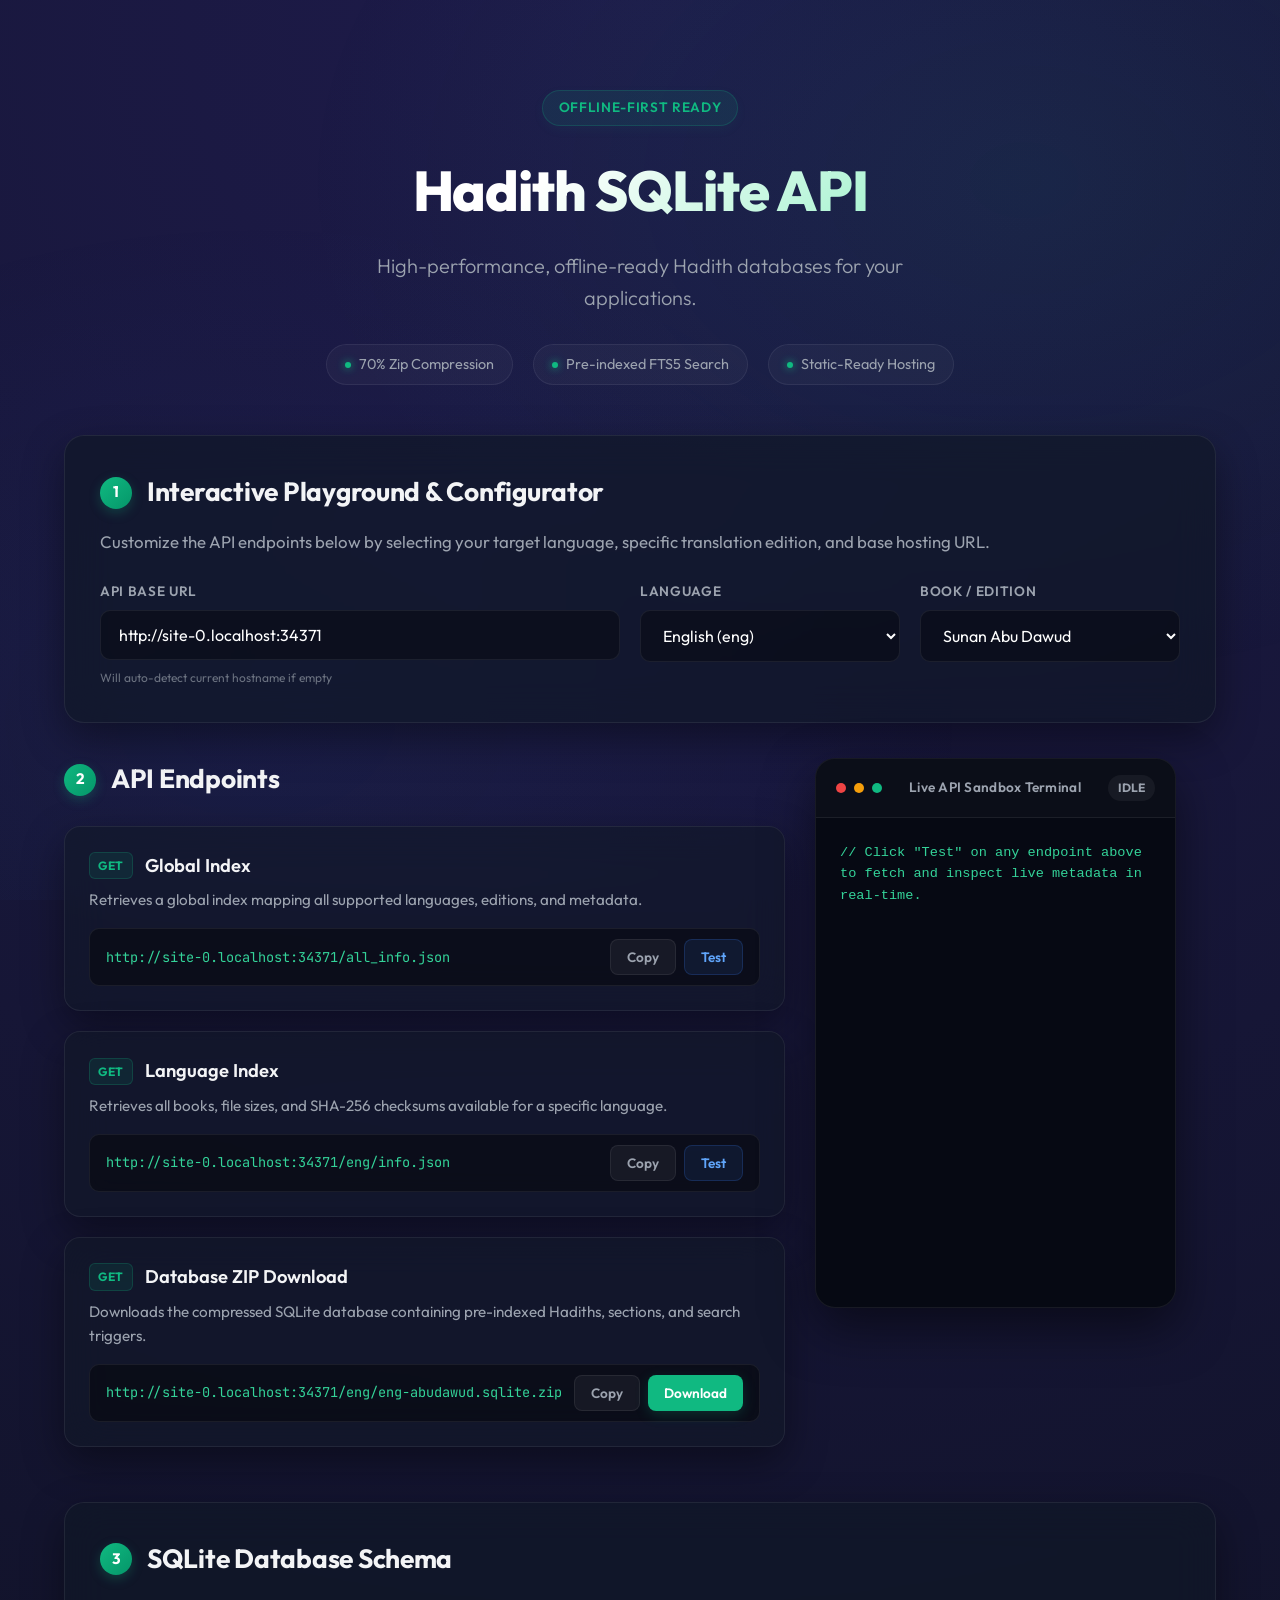
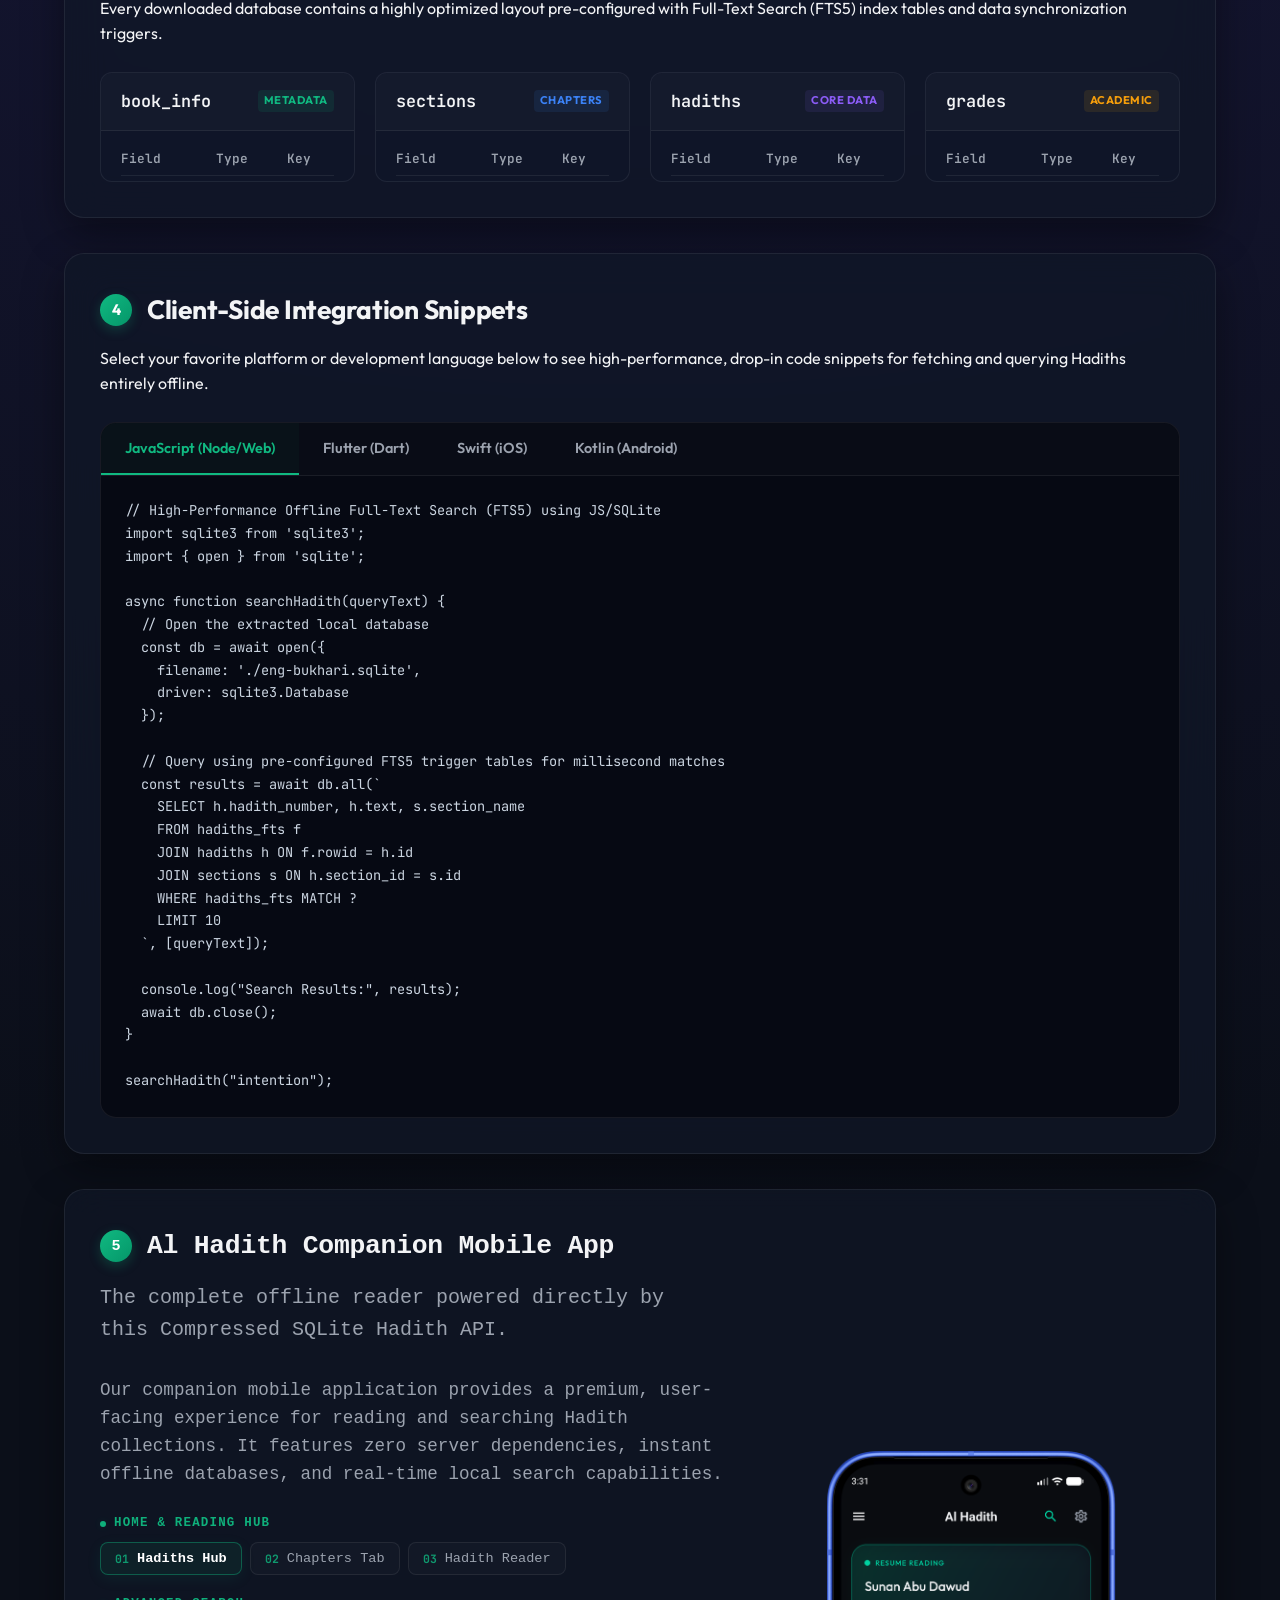
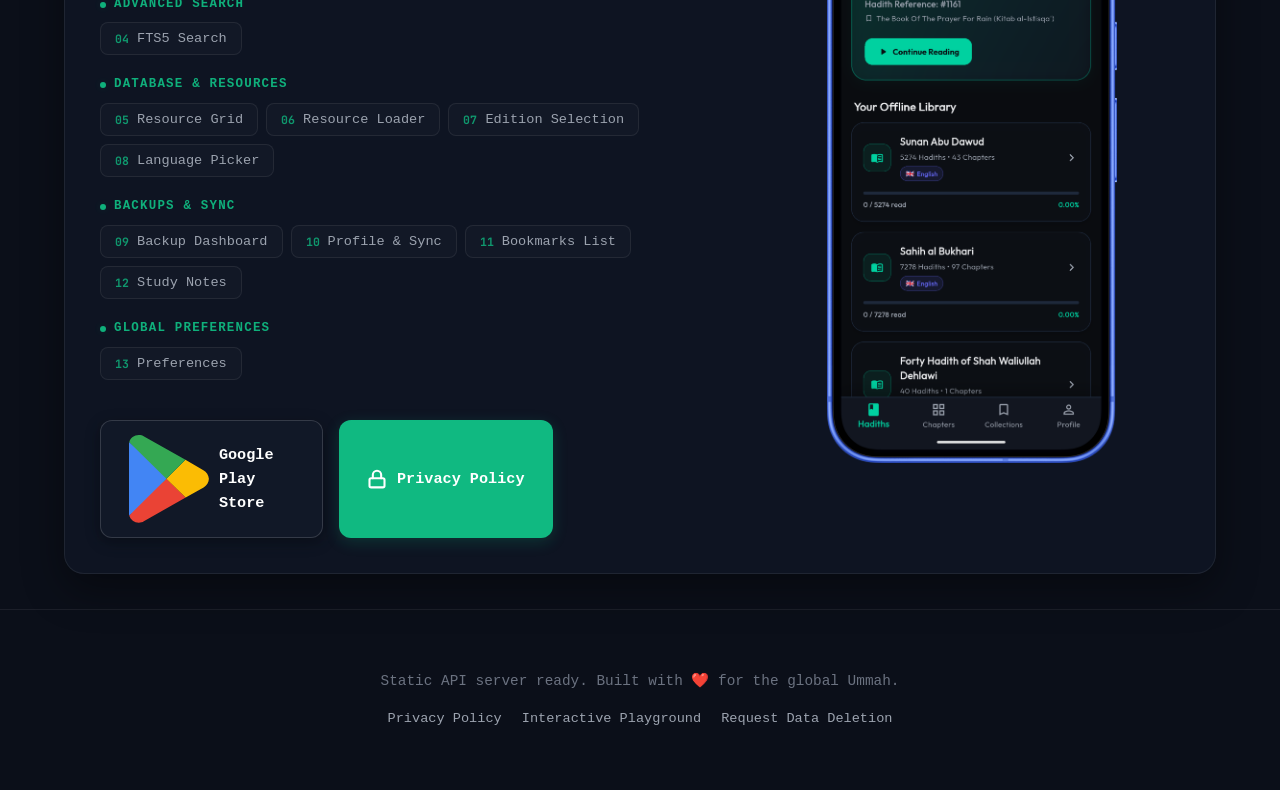
<file: index.html>
<!DOCTYPE html>
<html lang="en">

<head>
    <meta charset="UTF-8">
    <meta name="viewport" content="width=device-width, initial-scale=1.0">
    <title>Hadith SQLite API - Interactive Documentation</title>
    <meta name="description"
        content="High-performance, offline-ready, statically-hosted Hadith API with compressed SQLite and FTS5 databases.">
    <link rel="preconnect" href="https://fonts.googleapis.com">
    <link rel="preconnect" href="https://fonts.gstatic.com" crossorigin>
    <link
        href="https://fonts.googleapis.com/css2?family=Outfit:wght@300;400;500;600;700&family=JetBrains+Mono:wght@400;500&display=swap"
        rel="stylesheet">
    <link rel="stylesheet" href="style.css">
</head>

<body class="dark-theme">
    <div class="glass-bg"></div>

    <header>
        <div class="container header-container">
            <div class="badge">Offline-First Ready</div>
            <h1>Hadith SQLite API</h1>
            <p class="subtitle">High-performance, offline-ready Hadith databases for your applications.</p>

            <div class="features-grid">
                <div class="feature-tag">
                    <span class="dot"></span> 70% Zip Compression
                </div>
                <div class="feature-tag">
                    <span class="dot"></span> Pre-indexed FTS5 Search
                </div>
                <div class="feature-tag">
                    <span class="dot"></span> Static-Ready Hosting
                </div>
            </div>
        </div>
    </header>

    <main class="container">
        <!-- 1. Interactive Configurator -->
        <section class="card config-section" id="configurator">
            <div class="card-header">
                <div class="step-num">1</div>
                <h2>Interactive Playground & Configurator</h2>
            </div>
            <p>Customize the API endpoints below by selecting your target language, specific translation edition, and
                base hosting URL.</p>

            <div class="grid-3-col">
                <div class="form-group">
                    <label for="baseUrl">API Base URL</label>
                    <input type="text" id="baseUrl" placeholder="https://username.github.io/repo" autocomplete="off">
                    <span class="input-hint">Will auto-detect current hostname if empty</span>
                </div>
                <div class="form-group">
                    <label for="langSelect">Language</label>
                    <select id="langSelect">
                        <option value="eng">English (eng)</option>
                    </select>
                </div>
                <div class="form-group">
                    <label for="bookSelect">Book / Edition</label>
                    <select id="bookSelect">
                        <option value="eng-bukhari">Sahih al Bukhari</option>
                    </select>
                </div>
            </div>
        </section>

        <!-- 2. Endpoints & Explorer -->
        <section class="endpoints-explorer">
            <div class="endpoints-left">
                <div class="section-title-wrap">
                    <div class="step-num">2</div>
                    <h2>API Endpoints</h2>
                </div>

                <!-- Endpoint 1 -->
                <div class="card endpoint-card">
                    <div class="endpoint-header">
                        <span class="method get">GET</span>
                        <h3>Global Index</h3>
                    </div>
                    <p class="endpoint-desc">Retrieves a global index mapping all supported languages, editions, and
                        metadata.</p>
                    <div class="url-bar">
                        <code id="allInfoLink">Loading...</code>
                        <div class="btn-group">
                            <button class="copy-btn icon-btn" onclick="copyText('allInfoLink')"
                                title="Copy URL">Copy</button>
                            <button class="action-btn test-btn" onclick="testEndpoint('allInfoLink')">Test</button>
                        </div>
                    </div>
                </div>

                <!-- Endpoint 2 -->
                <div class="card endpoint-card">
                    <div class="endpoint-header">
                        <span class="method get">GET</span>
                        <h3>Language Index</h3>
                    </div>
                    <p class="endpoint-desc">Retrieves all books, file sizes, and SHA-256 checksums available for a
                        specific language.</p>
                    <div class="url-bar">
                        <code id="langInfoLink">Loading...</code>
                        <div class="btn-group">
                            <button class="copy-btn icon-btn" onclick="copyText('langInfoLink')"
                                title="Copy URL">Copy</button>
                            <button class="action-btn test-btn" onclick="testEndpoint('langInfoLink')">Test</button>
                        </div>
                    </div>
                </div>

                <!-- Endpoint 3 -->
                <div class="card endpoint-card">
                    <div class="endpoint-header">
                        <span class="method get">GET</span>
                        <h3>Database ZIP Download</h3>
                    </div>
                    <p class="endpoint-desc">Downloads the compressed SQLite database containing pre-indexed Hadiths,
                        sections, and search triggers.</p>
                    <div class="url-bar">
                        <code id="downloadLink">Loading...</code>
                        <div class="btn-group">
                            <button class="copy-btn icon-btn" onclick="copyText('downloadLink')"
                                title="Copy URL">Copy</button>
                            <button class="action-btn download-btn" onclick="downloadDatabase()">Download</button>
                        </div>
                    </div>
                </div>
            </div>

            <!-- Live Explorer Terminal -->
            <div class="explorer-right">
                <div class="console-card">
                    <div class="console-header">
                        <div class="console-dots">
                            <span class="dot-red"></span>
                            <span class="dot-yellow"></span>
                            <span class="dot-green"></span>
                        </div>
                        <span class="console-title">Live API Sandbox Terminal</span>
                        <span class="console-status" id="consoleStatus">Idle</span>
                    </div>
                    <div class="console-body">
                        <div class="console-meta" id="consoleMeta" style="display: none;">
                            <span class="meta-item">Status: <strong class="text-green" id="metaStatus">200
                                    OK</strong></span>
                            <span class="meta-item">Time: <span id="metaTime">12ms</span></span>
                            <span class="meta-item">Size: <span id="metaSize">24.5 KB</span></span>
                        </div>
                        <pre
                            id="consolePre"><code class="language-json" id="consoleCode">// Click "Test" on any endpoint above to fetch and inspect live metadata in real-time.</code></pre>
                    </div>
                </div>
            </div>
        </section>

        <!-- 3. Database Schema Visualizer -->
        <section class="card schema-section">
            <div class="card-header">
                <div class="step-num">3</div>
                <h2>SQLite Database Schema</h2>
            </div>
            <p>Every downloaded database contains a highly optimized layout pre-configured with Full-Text Search (FTS5)
                index tables and data synchronization triggers.</p>

            <div class="schema-grid">
                <!-- Table 1: book_info -->
                <div class="schema-table-card" onclick="toggleSchemaTable('schemaBookInfo')">
                    <div class="schema-table-header">
                        <h4>book_info</h4>
                        <span class="badge-mini text-green">Metadata</span>
                    </div>
                    <div class="schema-table-body" id="schemaBookInfo">
                        <div class="column-row header-row">
                            <span>Field</span>
                            <span>Type</span>
                            <span>Key</span>
                        </div>
                        <div class="column-row">
                            <span class="col-name">id</span>
                            <span class="col-type">INTEGER</span>
                            <span class="col-key">PK</span>
                        </div>
                        <div class="column-row">
                            <span class="col-name">book_name</span>
                            <span class="col-type">TEXT</span>
                            <span class="col-key">-</span>
                        </div>
                        <div class="column-row">
                            <span class="col-name">hadith_count</span>
                            <span class="col-type">INTEGER</span>
                            <span class="col-key">-</span>
                        </div>
                    </div>
                </div>

                <!-- Table 2: sections -->
                <div class="schema-table-card" onclick="toggleSchemaTable('schemaSections')">
                    <div class="schema-table-header">
                        <h4>sections</h4>
                        <span class="badge-mini text-blue">Chapters</span>
                    </div>
                    <div class="schema-table-body" id="schemaSections">
                        <div class="column-row header-row">
                            <span>Field</span>
                            <span>Type</span>
                            <span>Key</span>
                        </div>
                        <div class="column-row">
                            <span class="col-name">id</span>
                            <span class="col-type">INTEGER</span>
                            <span class="col-key">PK</span>
                        </div>
                        <div class="column-row">
                            <span class="col-name">section_name</span>
                            <span class="col-type">TEXT</span>
                            <span class="col-key">-</span>
                        </div>
                        <div class="column-row">
                            <span class="col-name">start_hadith_number</span>
                            <span class="col-type">INTEGER</span>
                            <span class="col-key">-</span>
                        </div>
                        <div class="column-row">
                            <span class="col-name">end_hadith_number</span>
                            <span class="col-type">INTEGER</span>
                            <span class="col-key">-</span>
                        </div>
                        <div class="column-row">
                            <span class="col-name">hadith_count</span>
                            <span class="col-type">INTEGER</span>
                            <span class="col-key">-</span>
                        </div>
                    </div>
                </div>

                <!-- Table 3: hadiths -->
                <div class="schema-table-card" onclick="toggleSchemaTable('schemaHadiths')">
                    <div class="schema-table-header">
                        <h4>hadiths</h4>
                        <span class="badge-mini text-purple">Core Data</span>
                    </div>
                    <div class="schema-table-body" id="schemaHadiths">
                        <div class="column-row header-row">
                            <span>Field</span>
                            <span>Type</span>
                            <span>Key</span>
                        </div>
                        <div class="column-row">
                            <span class="col-name">id</span>
                            <span class="col-type">INTEGER</span>
                            <span class="col-key">PK</span>
                        </div>
                        <div class="column-row">
                            <span class="col-name">hadith_number</span>
                            <span class="col-type">INTEGER</span>
                            <span class="col-key">-</span>
                        </div>
                        <div class="column-row">
                            <span class="col-name">text</span>
                            <span class="col-type">TEXT</span>
                            <span class="col-key">Indexed</span>
                        </div>
                        <div class="column-row">
                            <span class="col-name">section_id</span>
                            <span class="col-type">INTEGER</span>
                            <span class="col-key">FK</span>
                        </div>
                        <div class="column-row">
                            <span class="col-name">book_id</span>
                            <span class="col-type">INTEGER</span>
                            <span class="col-key">FK</span>
                        </div>
                    </div>
                </div>

                <!-- Table 4: grades -->
                <div class="schema-table-card" onclick="toggleSchemaTable('schemaGrades')">
                    <div class="schema-table-header">
                        <h4>grades</h4>
                        <span class="badge-mini text-yellow">Academic</span>
                    </div>
                    <div class="schema-table-body" id="schemaGrades">
                        <div class="column-row header-row">
                            <span>Field</span>
                            <span>Type</span>
                            <span>Key</span>
                        </div>
                        <div class="column-row">
                            <span class="col-name">id</span>
                            <span class="col-type">INTEGER</span>
                            <span class="col-key">PK</span>
                        </div>
                        <div class="column-row">
                            <span class="col-name">hadith_id</span>
                            <span class="col-type">INTEGER</span>
                            <span class="col-key">FK</span>
                        </div>
                        <div class="column-row">
                            <span class="col-name">scholar_name</span>
                            <span class="col-type">TEXT</span>
                            <span class="col-key">-</span>
                        </div>
                        <div class="column-row">
                            <span class="col-name">grade</span>
                            <span class="col-type">TEXT</span>
                            <span class="col-key">-</span>
                        </div>
                    </div>
                </div>
            </div>
        </section>

        <!-- 4. Multi-Tab Integration Snippets -->
        <section class="card integration-section">
            <div class="card-header">
                <div class="step-num">4</div>
                <h2>Client-Side Integration Snippets</h2>
            </div>
            <p>Select your favorite platform or development language below to see high-performance, drop-in code
                snippets for fetching and querying Hadiths entirely offline.</p>

            <div class="tab-container">
                <div class="tab-buttons">
                    <button class="tab-btn active" onclick="switchTab('js-tab')">JavaScript (Node/Web)</button>
                    <button class="tab-btn" onclick="switchTab('flutter-tab')">Flutter (Dart)</button>
                    <button class="tab-btn" onclick="switchTab('swift-tab')">Swift (iOS)</button>
                    <button class="tab-btn" onclick="switchTab('kotlin-tab')">Kotlin (Android)</button>
                </div>

                <div class="tab-content active" id="js-tab">
                    <pre><code class="language-js">// High-Performance Offline Full-Text Search (FTS5) using JS/SQLite
import sqlite3 from 'sqlite3';
import { open } from 'sqlite';

async function searchHadith(queryText) {
  // Open the extracted local database
  const db = await open({
    filename: './eng-bukhari.sqlite',
    driver: sqlite3.Database
  });

  // Query using pre-configured FTS5 trigger tables for millisecond matches
  const results = await db.all(`
    SELECT h.hadith_number, h.text, s.section_name 
    FROM hadiths_fts f
    JOIN hadiths h ON f.rowid = h.id
    JOIN sections s ON h.section_id = s.id
    WHERE hadiths_fts MATCH ? 
    LIMIT 10
  `, [queryText]);

  console.log("Search Results:", results);
  await db.close();
}

searchHadith("intention");</code></pre>
                </div>

                <div class="tab-content" id="flutter-tab">
                    <pre><code class="language-dart">// High-Performance SQLite FTS5 Query in Flutter (sqflite)
import 'package:sqflite/sqflite.dart';
import 'package:path/path.dart';

Future<List<Map<String, dynamic>>> searchHadithOffline(String queryText) async {
  final dbPath = await getDatabasesPath();
  final path = join(dbPath, "eng-bukhari.sqlite");
  final Database db = await openDatabase(path, readOnly: true);

  // Perform highly optimized FTS5 query
  final List<Map<String, dynamic>> results = await db.rawQuery('''
    SELECT h.hadith_number, h.text, s.section_name
    FROM hadiths_fts f
    JOIN hadiths h ON f.rowid = h.id
    JOIN sections s ON h.section_id = s.id
    WHERE hadiths_fts MATCH ?
    LIMIT 20
  ''', [queryText]);

  return results;
}</code></pre>
                </div>

                <div class="tab-content" id="swift-tab">
                    <pre><code class="language-swift">// High-Performance SQLite FTS5 Query in iOS (Swift with SQLite.swift)
import SQLite
import Foundation

func searchHadiths(matching query: String) throws -> [[String: Any]] {
    let path = NSSearchPathForDirectoriesInDomains(.documentDirectory, .userDomainMask, true).first!
    let db = try Connection("\(path)/eng-bukhari.sqlite", readonly: true)
    
    let sqlQuery = """
        SELECT h.hadith_number, h.text, s.section_name
        FROM hadiths_fts f
        JOIN hadiths h ON f.rowid = h.id
        JOIN sections s ON h.section_id = s.id
        WHERE hadiths_fts MATCH ?
        LIMIT 20
    """
    
    var results: [[String: Any]] = []
    for row in try db.prepare(sqlQuery, [query]) {
        results.append([
            "hadith_number": row[0] as! Int64,
            "text": row[1] as! String,
            "section_name": row[2] as! String
        ])
    }
    return results;
}</code></pre>
                </div>

                <div class="tab-content" id="kotlin-tab">
                    <pre><code class="language-kotlin">// SQLite FTS5 Search on Android (Kotlin/Room or SQLiteDatabase API)
import android.database.sqlite.SQLiteDatabase

fun searchHadithOffline(dbPath: String, searchQuery: String): List<HadithResult> {
    val db = SQLiteDatabase.openDatabase(dbPath, null, SQLiteDatabase.OPEN_READONLY)
    val results = mutableListOf<HadithResult>()
    
    val cursor = db.rawQuery(
        """
        SELECT h.hadith_number, h.text, s.section_name
        FROM hadiths_fts f
        JOIN hadiths h ON f.rowid = h.id
        JOIN sections s ON h.section_id = s.id
        WHERE hadiths_fts MATCH ?
        LIMIT 20
        """.trimIndent(),
        arrayOf(searchQuery)
    )
    
    while (cursor.moveToNext()) {
        results.add(HadithResult(
            hadithNumber = cursor.getInt(0),
            text = cursor.getString(1),
            sectionName = cursor.getString(2)
        ))
    }
    cursor.close()
                </div>
            </div>
        </section>

        <!-- 5. Al Hadith Companion Mobile App Showcase -->
        <section class="card app-showcase-section" id="mobile-app">
            <div class="card-header">
                <div class="step-num">5</div>
                <h2>Al Hadith Companion Mobile App</h2>
            </div>
            <p class="subtitle">The complete offline reader powered directly by this Compressed SQLite Hadith API.</p>
            
            <div class="app-showcase-grid">
                <!-- Left Column: Feature Selectors and Details -->
                <div class="app-showcase-left">
                    <p class="desc">
                        Our companion mobile application provides a premium, user-facing experience for reading and searching Hadith collections. It features zero server dependencies, instant offline databases, and real-time local search capabilities.
                    </p>
                    
                    <div class="app-feature-groups">
                        <!-- Group 1: Home & Reading -->
                        <div class="feature-group">
                            <div class="group-title">
                                <span class="group-dot"></span>
                                <span>Home &amp; Reading Hub</span>
                            </div>
                            <div class="group-buttons">
                                <button class="app-feature-item active" onclick="switchAppScreenshot('hadiths-hub', 'app_screenshots/image_home_page_hadith_tab.png')">
                                    <span class="btn-num">01</span> Hadiths Hub
                                </button>
                                <button class="app-feature-item" onclick="switchAppScreenshot('chapters', 'app_screenshots/image_home_page_chapters_tab.png')">
                                    <span class="btn-num">02</span> Chapters Tab
                                </button>
                                <button class="app-feature-item" onclick="switchAppScreenshot('reader', 'app_screenshots/image_hadith_list_view.png')">
                                    <span class="btn-num">03</span> Hadith Reader
                                </button>
                            </div>
                        </div>

                        <!-- Group 2: Advanced Search -->
                        <div class="feature-group">
                            <div class="group-title">
                                <span class="group-dot"></span>
                                <span>Advanced Search</span>
                            </div>
                            <div class="group-buttons">
                                <button class="app-feature-item" onclick="switchAppScreenshot('fts-search', 'app_screenshots/image_search.png')">
                                    <span class="btn-num">04</span> FTS5 Search
                                </button>
                            </div>
                        </div>

                        <!-- Group 3: Resource & Databases -->
                        <div class="feature-group">
                            <div class="group-title">
                                <span class="group-dot"></span>
                                <span>Database &amp; Resources</span>
                            </div>
                            <div class="group-buttons">
                                <button class="app-feature-item" onclick="switchAppScreenshot('resources', 'app_screenshots/image_resources_manager.png')">
                                    <span class="btn-num">05</span> Resource Grid
                                </button>
                                <button class="app-feature-item" onclick="switchAppScreenshot('loader', 'app_screenshots/image_downloading_resources.png')">
                                    <span class="btn-num">06</span> Resource Loader
                                </button>
                                <button class="app-feature-item" onclick="switchAppScreenshot('editions', 'app_screenshots/image_hadith_resources_reslection.png')">
                                    <span class="btn-num">07</span> Edition Selection
                                </button>
                                <button class="app-feature-item" onclick="switchAppScreenshot('language', 'app_screenshots/image_language_selection.png')">
                                    <span class="btn-num">08</span> Language Picker
                                </button>
                            </div>
                        </div>

                        <!-- Group 4: Backups & Profile -->
                        <div class="feature-group">
                            <div class="group-title">
                                <span class="group-dot"></span>
                                <span>Backups &amp; Sync</span>
                            </div>
                            <div class="group-buttons">
                                <button class="app-feature-item" onclick="switchAppScreenshot('dashboard', 'app_screenshots/image_home_page_profile_logged_out_tab.png')">
                                    <span class="btn-num">09</span> Backup Dashboard
                                </button>
                                <button class="app-feature-item" onclick="switchAppScreenshot('profile', 'app_screenshots/image_home_page_profile_logged_in_tab.png')">
                                    <span class="btn-num">10</span> Profile &amp; Sync
                                </button>
                                <button class="app-feature-item" onclick="switchAppScreenshot('bookmarks', 'app_screenshots/image_home_page_collection_bookmark_tab.png')">
                                    <span class="btn-num">11</span> Bookmarks List
                                </button>
                                <button class="app-feature-item" onclick="switchAppScreenshot('notes', 'app_screenshots/image_home_page_collection_notes_tab.png')">
                                    <span class="btn-num">12</span> Study Notes
                                </button>
                            </div>
                        </div>

                        <!-- Group 5: Settings -->
                        <div class="feature-group">
                            <div class="group-title">
                                <span class="group-dot"></span>
                                <span>Global Preferences</span>
                            </div>
                            <div class="group-buttons">
                                <button class="app-feature-item" onclick="switchAppScreenshot('settings', 'app_screenshots/image_settings.png')">
                                    <span class="btn-num">13</span> Preferences
                                </button>
                            </div>
                        </div>
                    </div>

                    <!-- Call To Action & Privacy Link -->
                    <div class="app-action-buttons">
                        <a href="https://play.google.com/store/apps/details?id=com.ismail.al_hadith" target="_blank" class="app-btn playstore">
                            <svg xmlns="http://www.w3.org/2000/svg" shape-rendering="geometricPrecision" text-rendering="geometricPrecision" image-rendering="optimizeQuality" fill-rule="evenodd" clip-rule="evenodd"
viewBox="0 0 466 511.98">
 <g id="Layer_x0020_1">
  <path fill="#EA4335" fill-rule="nonzero" d="M199.9 237.8l-198.5 232.37c7.22,24.57 30.16,41.81 55.8,41.81 11.16,0 20.93,-2.79 29.3,-8.37l0 0 244.16 -139.46 -130.76 -126.35z"/>
  <path fill="#FBBC04" fill-rule="nonzero" d="M433.91 205.1l0 0 -104.65 -60 -111.61 110.22 113.01 108.83 104.64 -58.6c18.14,-9.77 30.7,-29.3 30.7,-50.23 -1.4,-20.93 -13.95,-40.46 -32.09,-50.22z"/>
  <path fill="#34A853" fill-rule="nonzero" d="M199.42 273.45l129.85 -128.35 -241.37 -136.73c-8.37,-5.58 -19.54,-8.37 -30.7,-8.37 -26.5,0 -50.22,18.14 -55.8,41.86 0,0 0,0 0,0l198.02 231.59z"/>
  <path fill="#4285F4" fill-rule="nonzero" d="M1.39 41.86c-1.39,4.18 -1.39,9.77 -1.39,15.34l0 397.64c0,5.57 0,9.76 1.4,15.34l216.27 -214.86 -216.28 -213.46z"/>
 </g>
</svg>

                            Google Play Store
                        </a>
                        <a href="privacy.html" class="app-btn privacy">
                            <svg width="20" height="20" viewBox="0 0 24 24" fill="none" stroke="currentColor" stroke-width="2.5" stroke-linecap="round" stroke-linejoin="round">
                                <rect x="3" y="11" width="18" height="11" rx="2" ry="2"></rect>
                                <path d="M7 11V7a5 5 0 0 1 10 0v4"></path>
                            </svg>
                            Privacy Policy
                        </a>
                    </div>
                </div>

                <!-- Right Column: Premium Clean Screenshot Display -->
                <div class="app-showcase-right">
                    <div class="screenshot-frame-container">
                        <div class="screenshot-frame">
                            <img src="app_screenshots/image_home_page_hadith_tab.png" id="active-phone-img" alt="Al Hadith App Screenshot">
                        </div>
                    </div>
                </div>
            </div>
        </section>
    </main>

    <footer>
        <div class="container">
            <p>Static API server ready. Built with ❤️ for the global Ummah.</p>
            <div class="footer-nav">
                <a href="privacy.html">Privacy Policy</a>
                <a href="#configurator">Interactive Playground</a>
                <a href="privacy.html#data-deletion">Request Data Deletion</a>
            </div>
        </div>
    </footer>

    <script src="script.js"></script>
</body>
</html>
</file>
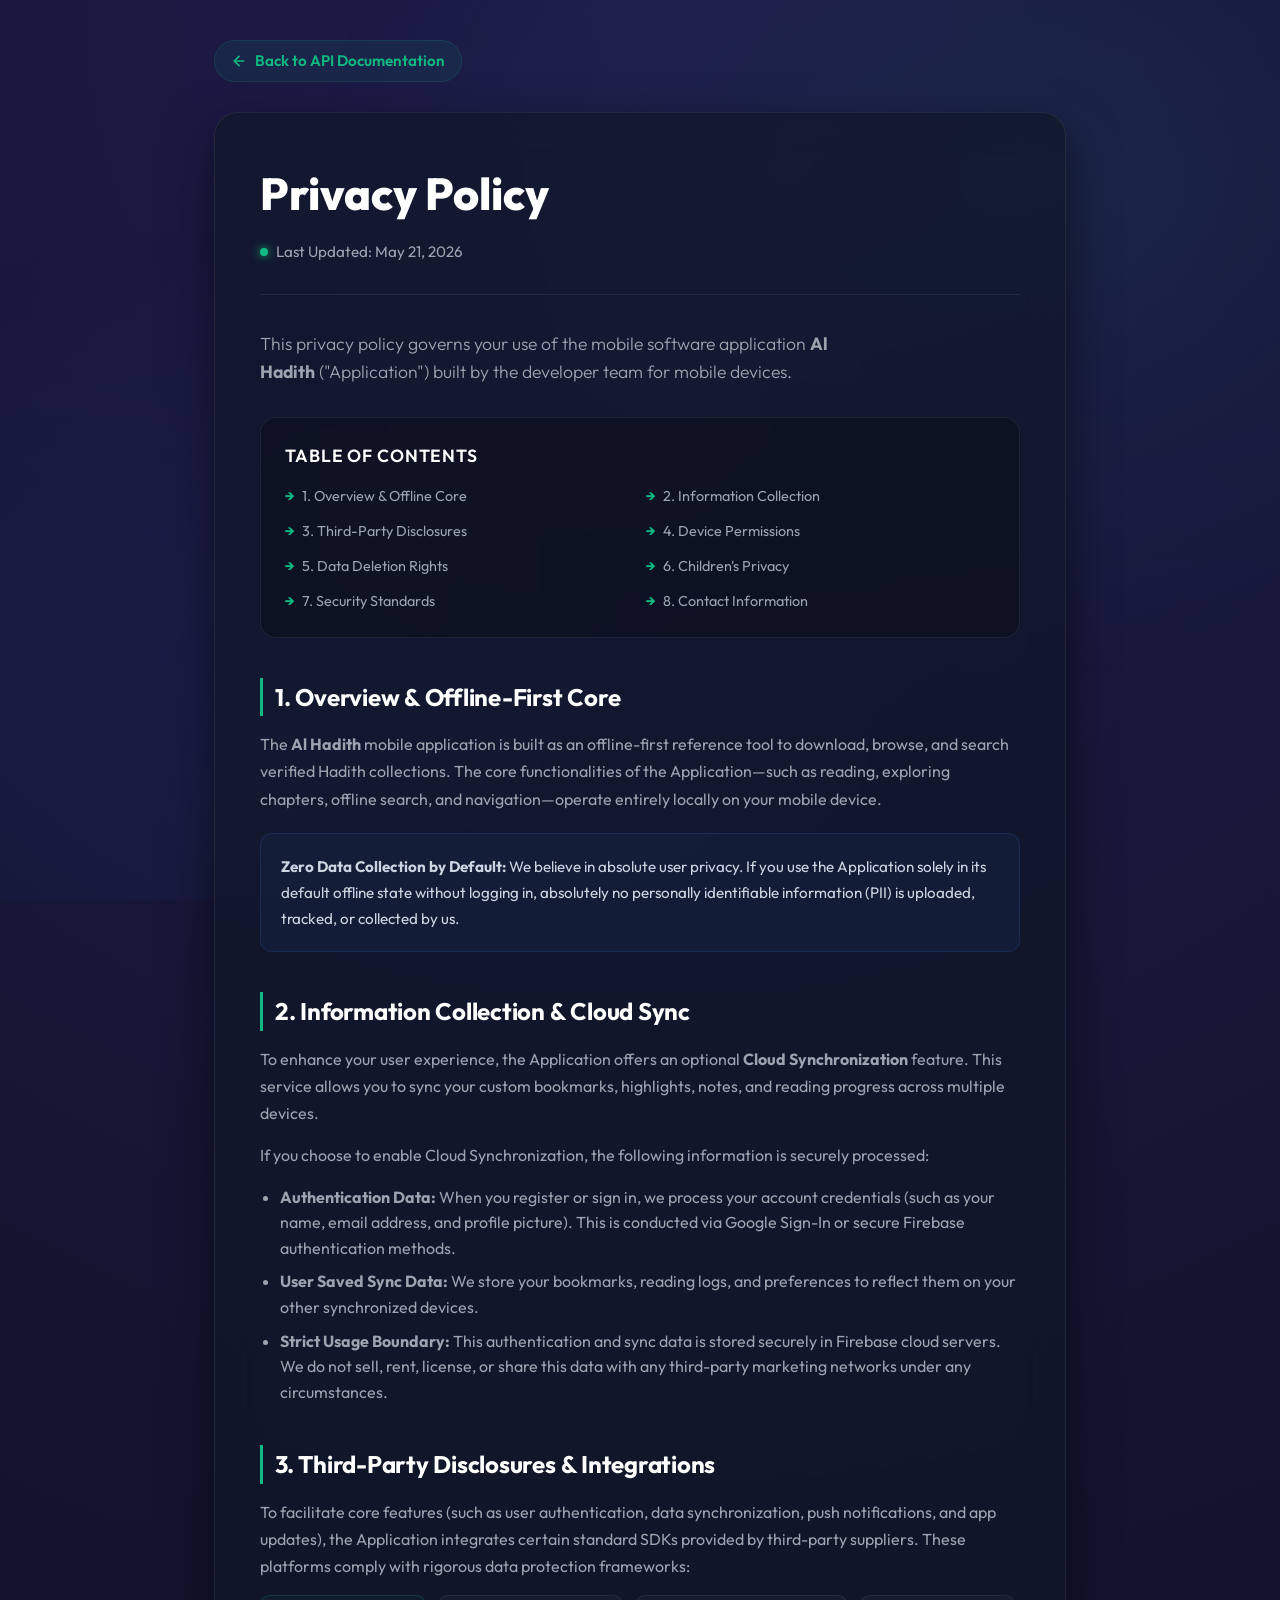
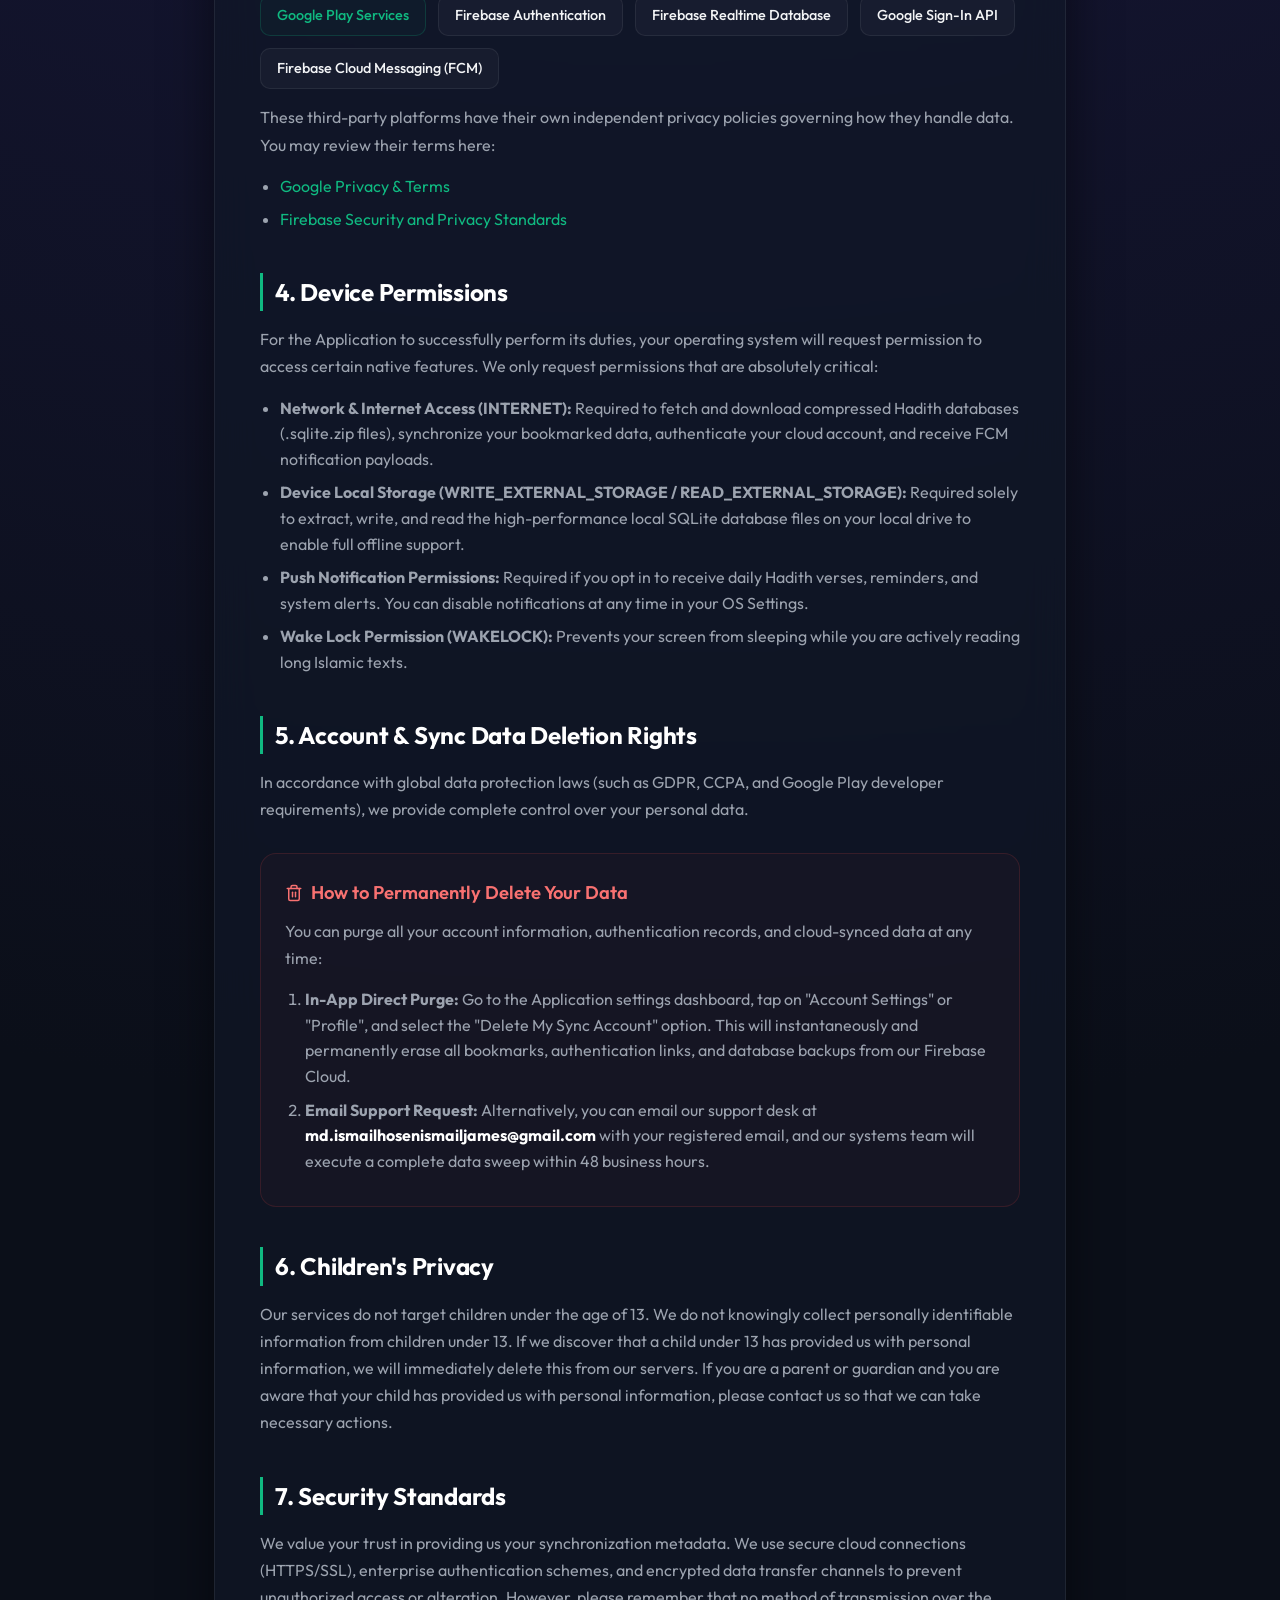
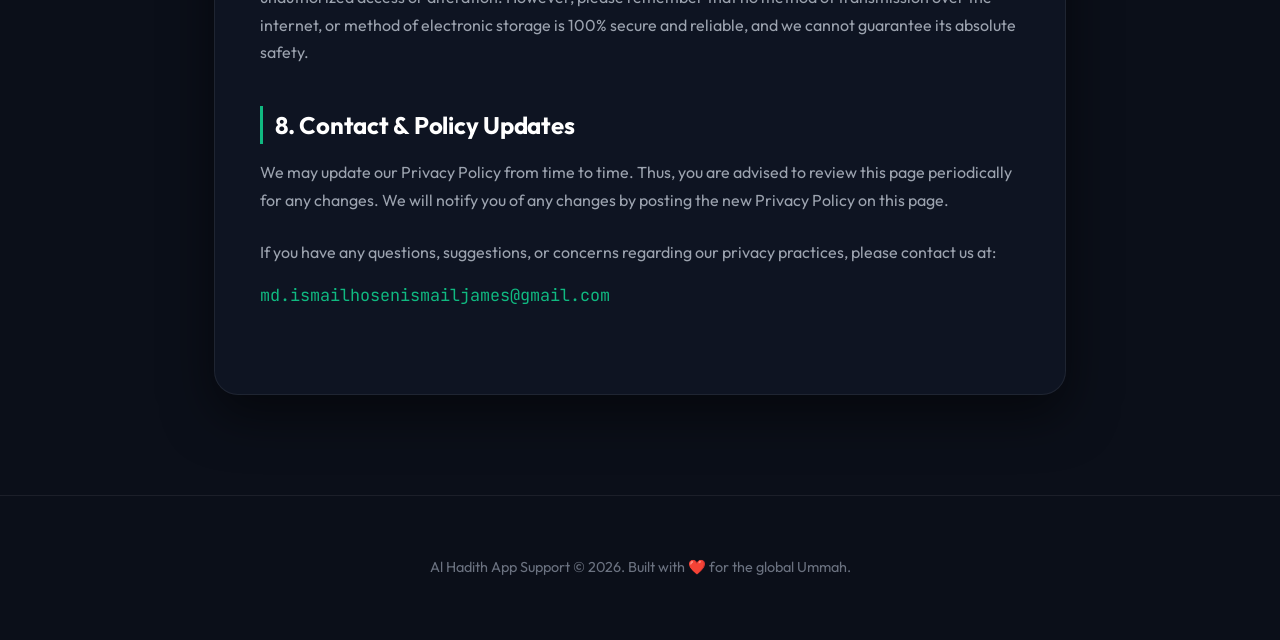
<file: privacy.html>
<!DOCTYPE html>
<html lang="en">

<head>
    <meta charset="UTF-8">
    <meta name="viewport" content="width=device-width, initial-scale=1.0">
    <title>Privacy Policy - Al Hadith App</title>
    <meta name="description"
        content="Privacy Policy for the Al Hadith offline-ready, statically-powered mobile application. Disclosing data practices, Google Play Console compliance, and permissions.">
    <link rel="preconnect" href="https://fonts.googleapis.com">
    <link rel="preconnect" href="https://fonts.gstatic.com" crossorigin>
    <link
        href="https://fonts.googleapis.com/css2?family=Outfit:wght@300;400;500;600;700&family=JetBrains+Mono:wght@400;500&display=swap"
        rel="stylesheet">
    <link rel="stylesheet" href="style.css">
    <style>
        .privacy-container {
            max-width: 900px;
            margin: 0 auto;
            padding: 40px 24px 100px;
        }

        .back-btn-wrap {
            margin-bottom: 30px;
        }

        .back-link {
            display: inline-flex;
            align-items: center;
            gap: 8px;
            color: var(--primary);
            text-decoration: none;
            font-weight: 600;
            font-size: 0.95rem;
            transition: all 0.2s ease;
            padding: 8px 16px;
            background: rgba(16, 185, 129, 0.08);
            border: 1px solid rgba(16, 185, 129, 0.15);
            border-radius: 100px;
        }

        .back-link:hover {
            color: var(--primary-hover);
            background: rgba(16, 185, 129, 0.15);
            transform: translateX(-4px);
        }

        .privacy-card {
            background: var(--card-bg);
            border: 1px solid var(--border);
            border-radius: 24px;
            padding: 45px;
            backdrop-filter: blur(20px);
            box-shadow: 0 20px 50px rgba(0, 0, 0, 0.5);
        }

        .privacy-header {
            border-bottom: 1px solid var(--border);
            padding-bottom: 30px;
            margin-bottom: 35px;
        }

        .privacy-header h1 {
            font-size: 2.8rem;
            font-weight: 800;
            margin-bottom: 10px;
            background: linear-gradient(135deg, #ffffff 40%, #a7f3d0 100%);
            -webkit-background-clip: text;
            -webkit-text-fill-color: transparent;
        }

        .last-updated {
            color: var(--text-dim);
            font-size: 0.95rem;
            display: flex;
            align-items: center;
            gap: 8px;
        }

        .pulse-dot {
            width: 8px;
            height: 8px;
            background: var(--primary);
            border-radius: 50%;
            display: inline-block;
            box-shadow: 0 0 10px var(--primary);
        }

        .privacy-toc {
            background: rgba(0, 0, 0, 0.25);
            border: 1px solid var(--border);
            border-radius: 16px;
            padding: 24px;
            margin-bottom: 40px;
        }

        .privacy-toc h3 {
            font-size: 1.1rem;
            font-weight: 600;
            margin-bottom: 15px;
            color: white;
            text-transform: uppercase;
            letter-spacing: 0.05em;
        }

        .toc-grid {
            display: grid;
            grid-template-columns: repeat(auto-fit, minmax(240px, 1fr));
            gap: 12px;
        }

        .toc-link {
            color: var(--text-dim);
            text-decoration: none;
            font-size: 0.9rem;
            transition: color 0.2s ease;
            display: flex;
            align-items: center;
            gap: 8px;
        }

        .toc-link::before {
            content: "→";
            color: var(--primary);
            font-weight: bold;
        }

        .toc-link:hover {
            color: var(--primary-hover);
        }

        .privacy-section {
            margin-bottom: 40px;
        }

        .privacy-section h2 {
            font-size: 1.5rem;
            font-weight: 700;
            margin-bottom: 15px;
            color: white;
            display: flex;
            align-items: center;
            gap: 12px;
            border-left: 3px solid var(--primary);
            padding-left: 12px;
        }

        .privacy-section p {
            color: var(--text-dim);
            font-size: 1rem;
            line-height: 1.7;
            margin-bottom: 15px;
        }

        .privacy-section ul {
            color: var(--text-dim);
            padding-left: 20px;
            margin-bottom: 20px;
        }

        .privacy-section li {
            margin-bottom: 8px;
            line-height: 1.6;
        }

        .highlight-box {
            background: rgba(59, 130, 246, 0.05);
            border: 1px solid rgba(59, 130, 246, 0.15);
            border-radius: 12px;
            padding: 20px;
            margin: 20px 0;
        }

        .highlight-box p {
            color: #cbd5e1;
            margin-bottom: 0;
            font-size: 0.95rem;
        }

        .service-badge-grid {
            display: flex;
            flex-wrap: wrap;
            gap: 12px;
            margin: 15px 0;
        }

        .service-badge {
            background: rgba(255, 255, 255, 0.03);
            border: 1px solid var(--border);
            padding: 8px 16px;
            border-radius: 10px;
            font-size: 0.9rem;
            font-weight: 500;
            color: var(--text);
            display: flex;
            align-items: center;
            gap: 8px;
        }

        .service-badge.primary {
            border-color: rgba(16, 185, 129, 0.2);
            background: rgba(16, 185, 129, 0.04);
            color: var(--primary);
        }

        .data-deletion-card {
            background: rgba(239, 68, 68, 0.03);
            border: 1px solid rgba(239, 68, 68, 0.15);
            border-radius: 16px;
            padding: 24px;
            margin-top: 30px;
        }

        .data-deletion-card h3 {
            color: #f87171;
            font-size: 1.15rem;
            font-weight: 600;
            margin-bottom: 10px;
            display: flex;
            align-items: center;
            gap: 8px;
        }

        @media (max-width: 600px) {
            .privacy-card {
                padding: 25px;
            }

            .privacy-header h1 {
                font-size: 2.0rem;
            }

            .toc-grid {
                grid-template-columns: 1fr;
            }
        }
    </style>
</head>

<body class="dark-theme">
    <div class="glass-bg"></div>

    <div class="privacy-container">
        <div class="back-btn-wrap">
            <a href="index.html" class="back-link">
                <svg width="16" height="16" viewBox="0 0 24 24" fill="none" stroke="currentColor" stroke-width="2.5"
                    stroke-linecap="round" stroke-linejoin="round">
                    <line x1="19" y1="12" x2="5" y2="12"></line>
                    <polyline points="12 19 5 12 12 5"></polyline>
                </svg>
                Back to API Documentation
            </a>
        </div>

        <main class="privacy-card">
            <div class="privacy-header">
                <h1>Privacy Policy</h1>
                <div class="last-updated">
                    <span class="pulse-dot"></span>
                    <span>Last Updated: May 21, 2026</span>
                </div>
            </div>

            <p class="subtitle" style="font-size: 1.1rem; margin-bottom: 30px;">
                This privacy policy governs your use of the mobile software application <strong>Al Hadith</strong>
                ("Application") built by the developer team for mobile devices.
            </p>

            <div class="privacy-toc">
                <h3>Table of Contents</h3>
                <div class="toc-grid">
                    <a href="#overview" class="toc-link">1. Overview & Offline Core</a>
                    <a href="#info-collection" class="toc-link">2. Information Collection</a>
                    <a href="#third-party" class="toc-link">3. Third-Party Disclosures</a>
                    <a href="#permissions" class="toc-link">4. Device Permissions</a>
                    <a href="#data-deletion" class="toc-link">5. Data Deletion Rights</a>
                    <a href="#children" class="toc-link">6. Children's Privacy</a>
                    <a href="#security" class="toc-link">7. Security Standards</a>
                    <a href="#contact" class="toc-link">8. Contact Information</a>
                </div>
            </div>

            <!-- Section 1 -->
            <section id="overview" class="privacy-section">
                <h2>1. Overview & Offline-First Core</h2>
                <p>
                    The <strong>Al Hadith</strong> mobile application is built as an offline-first reference tool to
                    download, browse, and search verified Hadith collections. The core functionalities of the
                    Application—such as reading, exploring chapters, offline search, and navigation—operate entirely
                    locally on your mobile device.
                </p>
                <div class="highlight-box">
                    <p>
                        <strong>Zero Data Collection by Default:</strong> We believe in absolute user privacy. If you
                        use the Application solely in its default offline state without logging in, absolutely no
                        personally identifiable information (PII) is uploaded, tracked, or collected by us.
                    </p>
                </div>
            </section>

            <!-- Section 2 -->
            <section id="info-collection" class="privacy-section">
                <h2>2. Information Collection & Cloud Sync</h2>
                <p>
                    To enhance your user experience, the Application offers an optional <strong>Cloud
                        Synchronization</strong> feature. This service allows you to sync your custom bookmarks,
                    highlights, notes, and reading progress across multiple devices.
                </p>
                <p>
                    If you choose to enable Cloud Synchronization, the following information is securely processed:
                </p>
                <ul>
                    <li><strong>Authentication Data:</strong> When you register or sign in, we process your account
                        credentials (such as your name, email address, and profile picture). This is conducted via
                        Google Sign-In or secure Firebase authentication methods.</li>
                    <li><strong>User Saved Sync Data:</strong> We store your bookmarks, reading logs, and preferences to
                        reflect them on your other synchronized devices.</li>
                    <li><strong>Strict Usage Boundary:</strong> This authentication and sync data is stored securely in
                        Firebase cloud servers. We do not sell, rent, license, or share this data with any third-party
                        marketing networks under any circumstances.</li>
                </ul>
            </section>

            <!-- Section 3 -->
            <section id="third-party" class="privacy-section">
                <h2>3. Third-Party Disclosures & Integrations</h2>
                <p>
                    To facilitate core features (such as user authentication, data synchronization, push notifications,
                    and app updates), the Application integrates certain standard SDKs provided by third-party
                    suppliers. These platforms comply with rigorous data protection frameworks:
                </p>

                <div class="service-badge-grid">
                    <div class="service-badge primary">Google Play Services</div>
                    <div class="service-badge">Firebase Authentication</div>
                    <div class="service-badge">Firebase Realtime Database</div>
                    <div class="service-badge">Google Sign-In API</div>
                    <div class="service-badge">Firebase Cloud Messaging (FCM)</div>
                </div>

                <p>
                    These third-party platforms have their own independent privacy policies governing how they handle
                    data. You may review their terms here:
                </p>
                <ul>
                    <li><a href="https://policies.google.com/privacy" target="_blank"
                            style="color: var(--primary); text-decoration: none;">Google Privacy & Terms</a></li>
                    <li><a href="https://firebase.google.com/support/privacy" target="_blank"
                            style="color: var(--primary); text-decoration: none;">Firebase Security and Privacy
                            Standards</a></li>
                </ul>
            </section>

            <!-- Section 4 -->
            <section id="permissions" class="privacy-section">
                <h2>4. Device Permissions</h2>
                <p>
                    For the Application to successfully perform its duties, your operating system will request
                    permission to access certain native features. We only request permissions that are absolutely
                    critical:
                </p>
                <ul>
                    <li><strong>Network & Internet Access (INTERNET):</strong> Required to fetch and download compressed
                        Hadith databases (.sqlite.zip files), synchronize your bookmarked data, authenticate your cloud
                        account, and receive FCM notification payloads.</li>
                    <li><strong>Device Local Storage (WRITE_EXTERNAL_STORAGE / READ_EXTERNAL_STORAGE):</strong> Required
                        solely to extract, write, and read the high-performance local SQLite database files on your
                        local drive to enable full offline support.</li>
                    <li><strong>Push Notification Permissions:</strong> Required if you opt in to receive daily Hadith
                        verses, reminders, and system alerts. You can disable notifications at any time in your OS
                        Settings.</li>
                    <li><strong>Wake Lock Permission (WAKELOCK):</strong> Prevents your screen from sleeping while you
                        are actively reading long Islamic texts.</li>
                </ul>
            </section>

            <!-- Section 5 -->
            <section id="data-deletion" class="privacy-section">
                <h2>5. Account & Sync Data Deletion Rights</h2>
                <p>
                    In accordance with global data protection laws (such as GDPR, CCPA, and Google Play developer
                    requirements), we provide complete control over your personal data.
                </p>

                <div class="data-deletion-card">
                    <h3>
                        <svg width="18" height="18" viewBox="0 0 24 24" fill="none" stroke="currentColor"
                            stroke-width="2" stroke-linecap="round" stroke-linejoin="round">
                            <polyline points="3 6 5 6 21 6"></polyline>
                            <path d="M19 6v14a2 2 0 0 1-2 2H7a2 2 0 0 1-2-2V6m3 0V4a2 2 0 0 1 2-2h4a2 2 0 0 1 2 2v2">
                            </path>
                            <line x1="10" y1="11" x2="10" y2="17"></line>
                            <line x1="14" y1="11" x2="14" y2="17"></line>
                        </svg>
                        How to Permanently Delete Your Data
                    </h3>
                    <p>
                        You can purge all your account information, authentication records, and cloud-synced data at any
                        time:
                    </p>
                    <ol style="color: var(--text-dim); padding-left: 20px; margin-top: 10px;">
                        <li style="margin-bottom: 8px;"><strong>In-App Direct Purge:</strong> Go to the Application
                            settings dashboard, tap on "Account Settings" or "Profile", and select the "Delete My Sync
                            Account" option. This will instantaneously and permanently erase all bookmarks,
                            authentication links, and database backups from our Firebase Cloud.</li>
                        <li style="margin-bottom: 8px;"><strong>Email Support Request:</strong> Alternatively, you can
                            email our support desk at <strong style="color: white;">md.ismailhosenismailjames@gmail.com
                            </strong> with your registered email, and our systems team will execute a complete data
                            sweep within 48 business hours.</li>
                    </ol>
                </div>
            </section>

            <!-- Section 6 -->
            <section id="children" class="privacy-section">
                <h2>6. Children's Privacy</h2>
                <p>
                    Our services do not target children under the age of 13. We do not knowingly collect personally
                    identifiable information from children under 13. If we discover that a child under 13 has provided
                    us with personal information, we will immediately delete this from our servers. If you are a parent
                    or guardian and you are aware that your child has provided us with personal information, please
                    contact us so that we can take necessary actions.
                </p>
            </section>

            <!-- Section 7 -->
            <section id="security" class="privacy-section">
                <h2>7. Security Standards</h2>
                <p>
                    We value your trust in providing us your synchronization metadata. We use secure cloud connections
                    (HTTPS/SSL), enterprise authentication schemes, and encrypted data transfer channels to prevent
                    unauthorized access or alteration. However, please remember that no method of transmission over the
                    internet, or method of electronic storage is 100% secure and reliable, and we cannot guarantee its
                    absolute safety.
                </p>
            </section>

            <!-- Section 8 -->
            <section id="contact" class="privacy-section">
                <h2>8. Contact & Policy Updates</h2>
                <p>
                    We may update our Privacy Policy from time to time. Thus, you are advised to review this page
                    periodically for any changes. We will notify you of any changes by posting the new Privacy Policy on
                    this page.
                </p>
                <p style="margin-top: 25px;">
                    If you have any questions, suggestions, or concerns regarding our privacy practices, please contact
                    us at:
                </p>
                <p
                    style="font-family: 'JetBrains Mono', Courier, monospace; font-size: 1.05rem; color: var(--primary);">
                    md.ismailhosenismailjames@gmail.com

                </p>
            </section>
        </main>
    </div>

    <footer>
        <div class="container">
            <p>Al Hadith App Support &copy; 2026. Built with ❤️ for the global Ummah.</p>
        </div>
    </footer>
</body>

</html>
</file>
<file: style.css>
:root {
    --primary: #10b981;
    --primary-glow: rgba(16, 185, 129, 0.15);
    --primary-hover: #34d399;
    --bg: #0b0f19;
    --card-bg: rgba(17, 24, 39, 0.7);
    --text: #f3f4f6;
    --text-dim: #9ca3af;
    --text-muted: #6b7280;
    --border: rgba(255, 255, 255, 0.07);
    --border-hover: rgba(16, 185, 129, 0.3);
    --green: #10b981;
    --blue: #3b82f6;
    --purple: #8b5cf6;
    --yellow: #f59e0b;
    --red: #ef4444;
}

* {
    box-sizing: border-box;
    margin: 0;
    padding: 0;
}

body {
    font-family: 'Outfit', -apple-system, BlinkMacSystemFont, "Segoe UI", Roboto, sans-serif;
    background-color: var(--bg);
    color: var(--text);
    line-height: 1.6;
    overflow-x: hidden;
}

.dark-theme {
    background: radial-gradient(circle at 50% 0%, #1e1b4b 0%, #0b0f19 70%);
    min-height: 100vh;
}

.glass-bg {
    position: fixed;
    top: 0;
    left: 0;
    width: 100%;
    height: 100%;
    background: radial-gradient(ellipse at 80% 20%, rgba(16, 185, 129, 0.08) 0%, transparent 50%),
        radial-gradient(ellipse at 20% 80%, rgba(59, 130, 246, 0.05) 0%, transparent 50%);
    pointer-events: none;
    z-index: -1;
}

.container {
    max-width: 1200px;
    margin: 0 auto;
    padding: 0 24px;
}

/* Header Section */
header {
    padding: 90px 0 50px;
    text-align: center;
}

.header-container {
    display: flex;
    flex-direction: column;
    align-items: center;
}

.badge {
    background: rgba(16, 185, 129, 0.1);
    border: 1px solid rgba(16, 185, 129, 0.2);
    color: var(--primary);
    padding: 6px 16px;
    border-radius: 100px;
    font-size: 0.85rem;
    font-weight: 600;
    letter-spacing: 0.05em;
    text-transform: uppercase;
    margin-bottom: 20px;
    box-shadow: 0 4px 12px rgba(16, 185, 129, 0.05);
}

header h1 {
    font-size: 3.5rem;
    font-weight: 800;
    letter-spacing: -0.02em;
    margin-bottom: 15px;
    background: linear-gradient(135deg, #ffffff 30%, #a7f3d0 100%);
    -webkit-background-clip: text;
    -webkit-text-fill-color: transparent;
}

.subtitle {
    color: var(--text-dim);
    font-size: 1.25rem;
    max-width: 600px;
    margin-bottom: 30px;
    font-weight: 300;
}

.features-grid {
    display: flex;
    gap: 20px;
    justify-content: center;
    flex-wrap: wrap;
}

.feature-tag {
    background: rgba(255, 255, 255, 0.03);
    border: 1px solid var(--border);
    padding: 8px 18px;
    border-radius: 50px;
    font-size: 0.9rem;
    color: var(--text-dim);
    display: flex;
    align-items: center;
    gap: 8px;
}

.feature-tag .dot {
    width: 6px;
    height: 6px;
    background: var(--primary);
    border-radius: 50%;
    box-shadow: 0 0 8px var(--primary);
}

/* Base Card Styling */
.card {
    background: var(--card-bg);
    border: 1px solid var(--border);
    border-radius: 20px;
    padding: 35px;
    margin-bottom: 35px;
    backdrop-filter: blur(20px);
    box-shadow: 0 15px 40px rgba(0, 0, 0, 0.4);
    transition: transform 0.3s ease, border-color 0.3s ease;
}

.card:hover {
    border-color: rgba(255, 255, 255, 0.12);
}

.card-header {
    display: flex;
    align-items: center;
    gap: 15px;
    margin-bottom: 15px;
}

.step-num {
    background: linear-gradient(135deg, var(--primary) 0%, #059669 100%);
    color: white;
    width: 32px;
    height: 32px;
    border-radius: 50%;
    display: flex;
    align-items: center;
    justify-content: center;
    font-weight: 700;
    font-size: 0.95rem;
    box-shadow: 0 4px 12px rgba(16, 185, 129, 0.25);
}

h2 {
    font-size: 1.65rem;
    font-weight: 700;
    letter-spacing: -0.01em;
}

/* Configurator Layout */
.config-section p {
    color: var(--text-dim);
    margin-bottom: 25px;
    font-size: 1.05rem;
}

.grid-3-col {
    display: grid;
    grid-template-columns: 2fr 1fr 1fr;
    gap: 20px;
}

@media (max-width: 768px) {
    .grid-3-col {
        grid-template-columns: 1fr;
    }
}

.form-group {
    display: flex;
    flex-direction: column;
    gap: 8px;
}

.form-group label {
    font-size: 0.85rem;
    font-weight: 600;
    text-transform: uppercase;
    letter-spacing: 0.05em;
    color: var(--text-dim);
}

input[type="text"],
select {
    background: rgba(0, 0, 0, 0.35);
    border: 1px solid var(--border);
    padding: 14px 18px;
    border-radius: 10px;
    color: white;
    font-size: 1rem;
    outline: none;
    transition: all 0.3s ease;
    font-family: inherit;
    width: 100%;
}

input[type="text"]:focus,
select:focus {
    border-color: var(--primary);
    box-shadow: 0 0 0 3px var(--primary-glow);
    background: rgba(0, 0, 0, 0.5);
}

select option {
    background-color: #0f172a;
    color: white;
}

.input-hint {
    font-size: 0.75rem;
    color: var(--text-muted);
}

/* Endpoints & Explorer Layout */
.endpoints-explorer {
    display: grid;
    grid-template-columns: 1.1fr 0.9fr;
    gap: 30px;
    margin-bottom: 35px;
    align-items: start;
}

@media (max-width: 992px) {
    .endpoints-explorer {
        grid-template-columns: 1fr;
    }
}

.section-title-wrap {
    display: flex;
    align-items: center;
    gap: 15px;
    margin-bottom: 25px;
}

/* Endpoint Cards */
.endpoint-card {
    background: rgba(17, 24, 39, 0.6);
    border: 1px solid var(--border);
    padding: 24px;
    border-radius: 16px;
    margin-bottom: 20px;
    transition: all 0.3s ease;
}

.endpoint-card:hover {
    border-color: var(--border-hover);
    transform: translateY(-2px);
    box-shadow: 0 8px 30px rgba(16, 185, 129, 0.03);
}

.endpoint-header {
    display: flex;
    align-items: center;
    gap: 12px;
    margin-bottom: 8px;
}

.endpoint-header h3 {
    font-size: 1.15rem;
    font-weight: 600;
}

.method {
    font-size: 0.75rem;
    font-weight: 700;
    padding: 3px 8px;
    border-radius: 6px;
    letter-spacing: 0.05em;
}

.method.get {
    background: rgba(16, 185, 129, 0.1);
    color: var(--green);
    border: 1px solid rgba(16, 185, 129, 0.2);
}

.endpoint-desc {
    color: var(--text-dim);
    font-size: 0.95rem;
    margin-bottom: 16px;
}

.url-bar {
    background: rgba(0, 0, 0, 0.4);
    border: 1px solid var(--border);
    border-radius: 10px;
    padding: 10px 16px;
    display: flex;
    justify-content: space-between;
    align-items: center;
    gap: 12px;
}

.url-bar code {
    font-family: 'JetBrains Mono', Courier, monospace;
    font-size: 0.85rem;
    color: #34d399;
    overflow-x: auto;
    white-space: nowrap;
    user-select: all;
    flex-grow: 1;
}

.btn-group {
    display: flex;
    gap: 8px;
    flex-shrink: 0;
}

/* Buttons */
.action-btn,
.copy-btn {
    font-family: inherit;
    border: none;
    padding: 8px 16px;
    border-radius: 8px;
    font-size: 0.85rem;
    font-weight: 600;
    cursor: pointer;
    transition: all 0.2s ease;
}

.copy-btn {
    background: rgba(255, 255, 255, 0.05);
    color: var(--text-dim);
    border: 1px solid var(--border);
}

.copy-btn:hover {
    background: rgba(255, 255, 255, 0.1);
    color: white;
}

.copy-btn.copied {
    background: rgba(16, 185, 129, 0.15);
    color: var(--green);
    border-color: rgba(16, 185, 129, 0.3);
}

.test-btn {
    background: rgba(59, 130, 246, 0.1);
    color: #60a5fa;
    border: 1px solid rgba(59, 130, 246, 0.2);
}

.test-btn:hover {
    background: rgba(59, 130, 246, 0.2);
    color: white;
}

.download-btn {
    background: var(--primary);
    color: white;
    box-shadow: 0 4px 14px rgba(16, 185, 129, 0.2);
}

.download-btn:hover {
    background: var(--primary-hover);
    transform: translateY(-1px);
}

/* Console Panel styling */
.console-card {
    background: #060913;
    border: 1px solid var(--border);
    border-radius: 20px;
    overflow: hidden;
    position: sticky;
    top: 30px;
    box-shadow: 0 20px 50px rgba(0, 0, 0, 0.5);
    display: flex;
    flex-direction: column;
    height: 550px;
}

.console-header {
    background: rgba(255, 255, 255, 0.02);
    border-bottom: 1px solid var(--border);
    padding: 16px 20px;
    display: flex;
    align-items: center;
    justify-content: space-between;
}

.console-dots {
    display: flex;
    gap: 8px;
}

.console-dots span {
    width: 10px;
    height: 10px;
    border-radius: 50%;
}

.dot-red {
    background-color: var(--red);
}

.dot-yellow {
    background-color: var(--yellow);
}

.dot-green {
    background-color: var(--green);
}

.console-title {
    font-size: 0.85rem;
    font-weight: 600;
    color: var(--text-dim);
    letter-spacing: 0.02em;
}

.console-status {
    font-size: 0.75rem;
    font-weight: 700;
    text-transform: uppercase;
    padding: 3px 10px;
    border-radius: 50px;
    background: rgba(255, 255, 255, 0.05);
    color: var(--text-dim);
}

.console-status.fetching {
    background: rgba(245, 158, 11, 0.1);
    color: var(--yellow);
}

.console-status.success {
    background: rgba(16, 185, 129, 0.1);
    color: var(--green);
}

.console-status.failed {
    background: rgba(239, 68, 68, 0.1);
    color: var(--red);
}

.console-body {
    padding: 24px;
    overflow-y: auto;
    font-family: 'JetBrains Mono', monospace;
    font-size: 0.85rem;
    flex-grow: 1;
    display: flex;
    flex-direction: column;
    gap: 15px;
}

.console-meta {
    background: rgba(255, 255, 255, 0.02);
    border: 1px solid var(--border);
    padding: 10px 16px;
    border-radius: 8px;
    display: flex;
    gap: 20px;
    font-size: 0.8rem;
    color: var(--text-dim);
}

.meta-item strong.text-green {
    color: var(--green);
}

.meta-item strong.text-red {
    color: var(--red);
}

.console-body pre {
    margin: 0;
    white-space: pre-wrap;
    word-break: break-all;
    flex-grow: 1;
}

.console-body code {
    color: #34d399;
}

/* Database Schema Visualizer Grid */
.schema-grid {
    display: grid;
    grid-template-columns: repeat(auto-fit, minmax(240px, 1fr));
    gap: 20px;
    margin-top: 25px;
}

.schema-table-card {
    background: rgba(15, 23, 42, 0.6);
    border: 1px solid var(--border);
    border-radius: 12px;
    overflow: hidden;
    cursor: pointer;
    transition: all 0.3s ease;
}

.schema-table-card:hover {
    border-color: rgba(255, 255, 255, 0.15);
    transform: translateY(-2px);
    background: rgba(15, 23, 42, 0.8);
}

.schema-table-header {
    background: rgba(255, 255, 255, 0.02);
    border-bottom: 1px solid var(--border);
    padding: 15px 20px;
    display: flex;
    align-items: center;
    justify-content: space-between;
}

.schema-table-header h4 {
    font-family: 'JetBrains Mono', monospace;
    font-size: 1.05rem;
    font-weight: 600;
}

.badge-mini {
    font-size: 0.7rem;
    font-weight: 700;
    text-transform: uppercase;
    letter-spacing: 0.05em;
    padding: 2px 6px;
    border-radius: 4px;
}

.badge-mini.text-green {
    background: rgba(16, 185, 129, 0.1);
    color: var(--green);
}

.badge-mini.text-blue {
    background: rgba(59, 130, 246, 0.1);
    color: var(--blue);
}

.badge-mini.text-purple {
    background: rgba(139, 92, 246, 0.1);
    color: var(--purple);
}

.badge-mini.text-yellow {
    background: rgba(245, 158, 11, 0.1);
    color: var(--yellow);
}

.schema-table-body {
    padding: 10px 20px;
    font-family: 'JetBrains Mono', monospace;
    font-size: 0.8rem;
    max-height: 50px;
    /* Collapsed by default */
    overflow: hidden;
    transition: max-height 0.4s cubic-bezier(0.4, 0, 0.2, 1);
}

.schema-table-body.expanded {
    max-height: 400px;
}

.column-row {
    display: grid;
    grid-template-columns: 2fr 1.5fr 1fr;
    padding: 8px 0;
    border-bottom: 1px solid rgba(255, 255, 255, 0.03);
}

.column-row:last-child {
    border-bottom: none;
}

.column-row.header-row {
    font-weight: 600;
    color: var(--text-dim);
    border-bottom: 1px solid var(--border);
    padding-bottom: 6px;
    margin-bottom: 4px;
}

.col-name {
    color: #e2e8f0;
}

.col-type {
    color: var(--text-dim);
}

.col-key {
    font-size: 0.7rem;
    color: var(--text-muted);
    font-weight: 700;
}

.col-key:contains("PK"),
.col-key {
    color: var(--primary);
}

/* Tabs & Code Snippet styling */
.tab-container {
    background: #060913;
    border: 1px solid var(--border);
    border-radius: 16px;
    overflow: hidden;
    margin-top: 25px;
}

.tab-buttons {
    display: flex;
    background: rgba(255, 255, 255, 0.01);
    border-bottom: 1px solid var(--border);
    overflow-x: auto;
}

.tab-btn {
    background: transparent;
    border: none;
    border-bottom: 2px solid transparent;
    color: var(--text-dim);
    padding: 16px 24px;
    font-size: 0.9rem;
    font-weight: 600;
    cursor: pointer;
    transition: all 0.2s ease;
    white-space: nowrap;
    font-family: inherit;
}

.tab-btn:hover {
    color: white;
    background: rgba(255, 255, 255, 0.02);
}

.tab-btn.active {
    color: var(--primary);
    border-bottom-color: var(--primary);
    background: rgba(16, 185, 129, 0.03);
}

.tab-content {
    display: none;
    padding: 24px;
    overflow-x: auto;
}

.tab-content.active {
    display: block;
}

.tab-content pre {
    margin: 0;
}

.tab-content code {
    font-family: 'JetBrains Mono', Courier, monospace;
    font-size: 0.85rem;
    color: #cbd5e1;
}

/* Footer styling */
footer {
    text-align: center;
    padding: 60px 0;
    color: var(--text-muted);
    font-size: 0.9rem;
    border-top: 1px solid var(--border);
}

.footer-nav {
    margin-top: 15px;
    display: flex;
    justify-content: center;
    gap: 20px;
    font-size: 0.85rem;
}

.footer-nav a {
    color: var(--text-dim);
    text-decoration: none;
    transition: color 0.2s ease;
}

.footer-nav a:hover {
    color: var(--primary);
}

/* Companion App Showcase Styling */
.app-showcase-section {
    position: relative;
    overflow: hidden;
}

.app-showcase-grid {
    display: grid;
    grid-template-columns: 1.2fr 0.8fr;
    gap: 40px;
    align-items: center;
    margin-top: 30px;
}

@media (max-width: 992px) {
    .app-showcase-grid {
        grid-template-columns: 1fr;
        gap: 50px;
    }
}

.app-showcase-left {
    display: flex;
    flex-direction: column;
    gap: 25px;
}

.app-showcase-left p.desc {
    font-size: 1.1rem;
    color: var(--text-dim);
    line-height: 1.6;
}

.app-feature-groups {
    display: flex;
    flex-direction: column;
    gap: 20px;
}

.feature-group {
    display: flex;
    flex-direction: column;
    gap: 8px;
}

.group-title {
    display: flex;
    align-items: center;
    gap: 8px;
    font-size: 0.78rem;
    font-weight: 700;
    letter-spacing: 1.2px;
    color: var(--primary);
    opacity: 0.95;
    text-transform: uppercase;
}

.group-dot {
    width: 6px;
    height: 6px;
    border-radius: 50%;
    background-color: var(--primary);
    box-shadow: 0 0 8px var(--primary-glow);
    display: inline-block;
}

.group-buttons {
    display: flex;
    flex-wrap: wrap;
    gap: 8px;
}

.app-feature-item {
    background: rgba(255, 255, 255, 0.02);
    border: 1px solid var(--border);
    border-radius: 8px;
    padding: 8px 14px;
    display: flex;
    align-items: center;
    gap: 8px;
    cursor: pointer;
    transition: all 0.2s cubic-bezier(0.4, 0, 0.2, 1);
    text-align: left;
    color: var(--text-dim);
    font-family: inherit;
    font-size: 0.85rem;
    font-weight: 500;
}

.app-feature-item:hover {
    background: rgba(255, 255, 255, 0.05);
    border-color: rgba(255, 255, 255, 0.15);
    color: white;
    transform: translateY(-1px);
}

.app-feature-item.active {
    background: rgba(16, 185, 129, 0.08);
    border-color: rgba(16, 185, 129, 0.4);
    color: white;
    box-shadow: 0 4px 15px rgba(16, 185, 129, 0.08);
    font-weight: 600;
}

.app-feature-item .btn-num {
    font-family: 'JetBrains Mono', monospace;
    font-size: 0.72rem;
    font-weight: bold;
    color: var(--primary);
    opacity: 0.8;
}

.app-action-buttons {
    display: flex;
    flex-wrap: wrap;
    gap: 16px;
    margin-top: 15px;
}

.app-btn {
    display: inline-flex;
    align-items: center;
    gap: 10px;
    font-family: inherit;
    font-size: 0.95rem;
    font-weight: 600;
    padding: 14px 28px;
    border-radius: 12px;
    cursor: pointer;
    text-decoration: none;
    transition: all 0.3s ease;
    border: none;
}

.app-btn.playstore {
    background: #111827;
    color: white;
    border: 1px solid rgba(255, 255, 255, 0.15);
    box-shadow: 0 4px 15px rgba(0, 0, 0, 0.3);
}

.app-btn.playstore:hover {
    background: #1f2937;
    border-color: rgba(255, 255, 255, 0.25);
    transform: translateY(-2px);
}

.app-btn.privacy {
    background: var(--primary);
    color: white;
    box-shadow: 0 4px 15px rgba(16, 185, 129, 0.2);
}

.app-btn.privacy:hover {
    background: var(--primary-hover);
    transform: translateY(-2px);
    box-shadow: 0 6px 20px rgba(16, 185, 129, 0.3);
}

/* Clean Screenshot Display Styling */
.app-showcase-right {
    display: flex;
    justify-content: center;
    align-items: center;
}

.screenshot-frame-container {
    position: relative;
    width: 290px;
    height: 612px;
    perspective: 1000px;
}

.screenshot-frame {
    position: absolute;
    width: 100%;
    height: 100%;
    border-radius: 20px;
    overflow: hidden;
    display: flex;
    justify-content: center;
    align-items: center;
    transition: all 0.3s ease;
}

.screenshot-frame:hover {
    border-color: var(--primary);
    box-shadow: 0 25px 60px rgba(16, 185, 129, 0.1), 0 0 0 1px rgba(16, 185, 129, 0.2);
}

.screenshot-frame img {
    width: 100%;
    height: 100%;
    object-fit: cover;
    transition: opacity 0.4s ease, transform 0.4s ease;
    opacity: 1;
}

.screenshot-frame img.loading {
    opacity: 0;
    transform: scale(0.98);
}

/* Responsive Overrides */
@media (max-width: 600px) {
    header h1 {
        font-size: 2.3rem;
    }

    .badge {
        font-size: 0.75rem;
        padding: 4px 12px;
    }

    .card {
        padding: 20px;
    }

    .url-bar {
        flex-direction: column;
        align-items: stretch;
    }

    .btn-group {
        justify-content: flex-end;
    }

    .screenshot-frame-container {
        width: 250px;
        height: 500px;
    }

    .app-action-buttons {
        flex-direction: column;
        align-items: stretch;
    }
}
</file>
